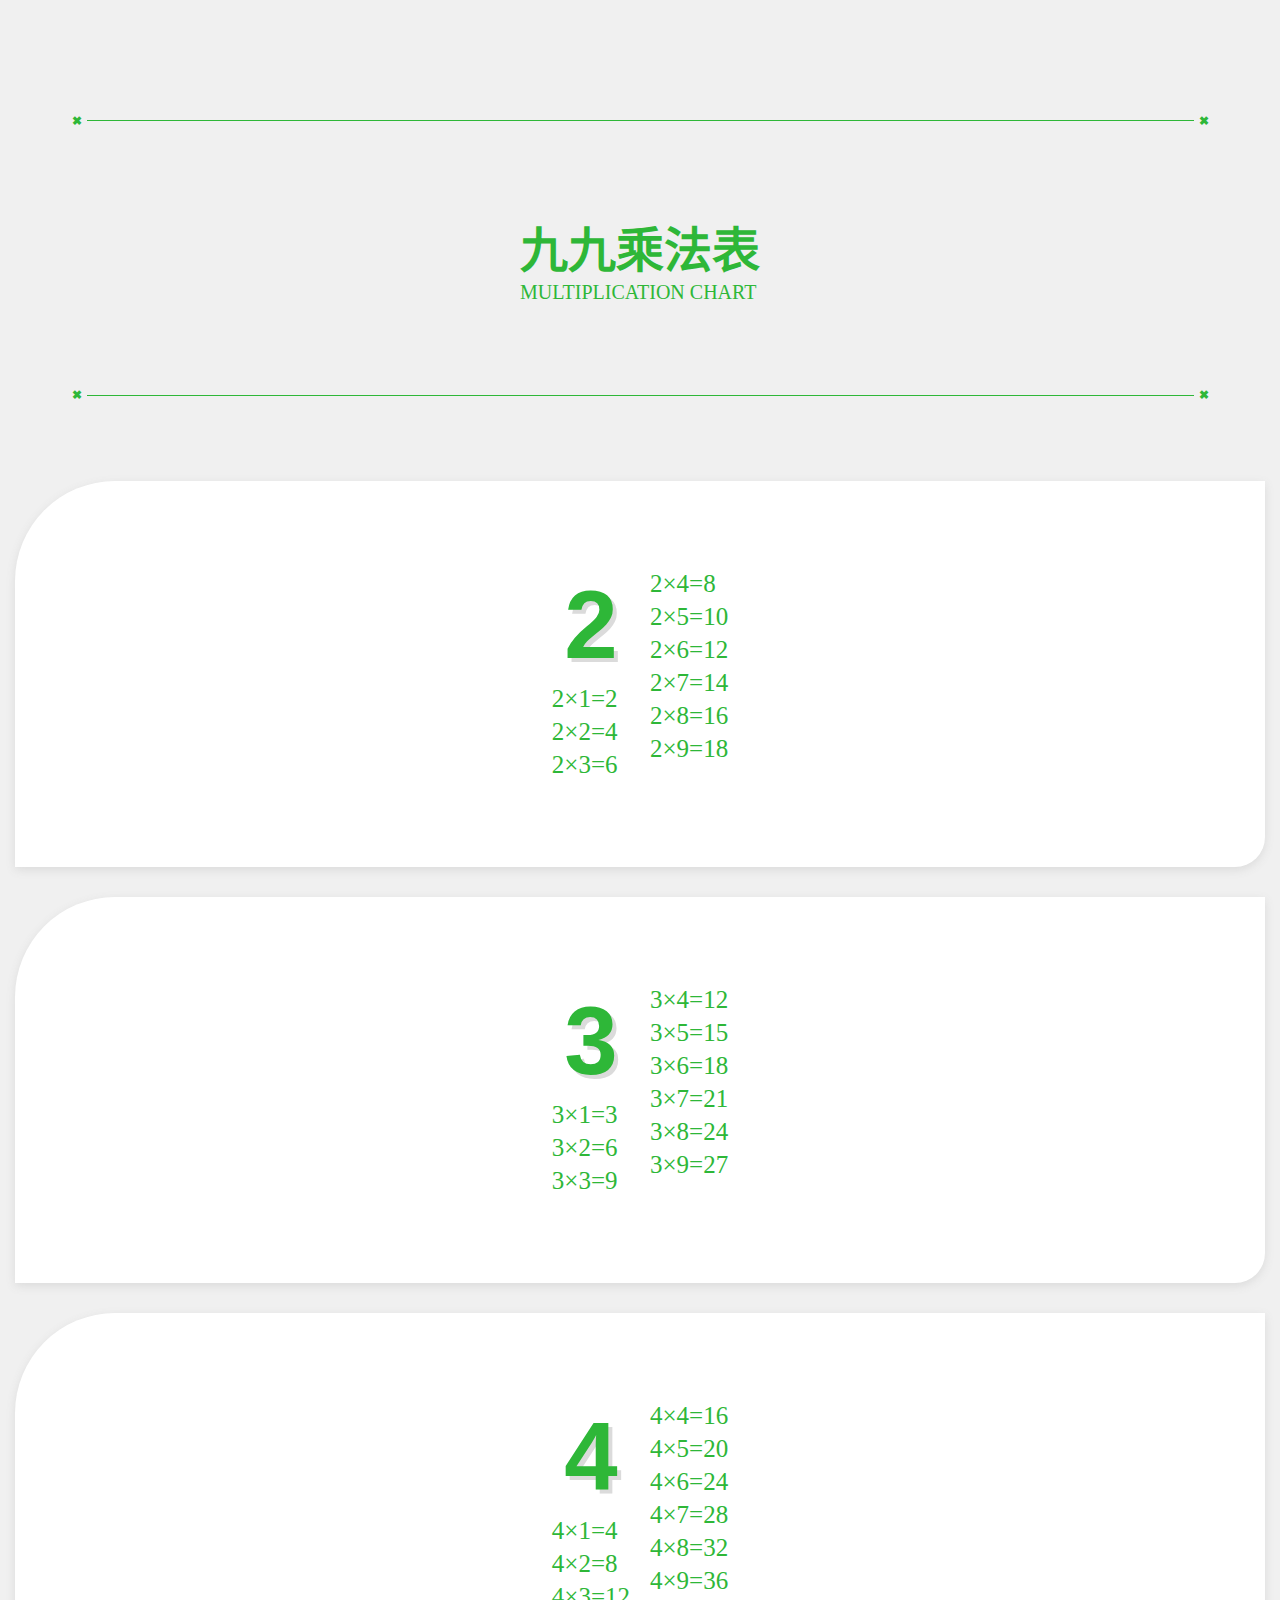
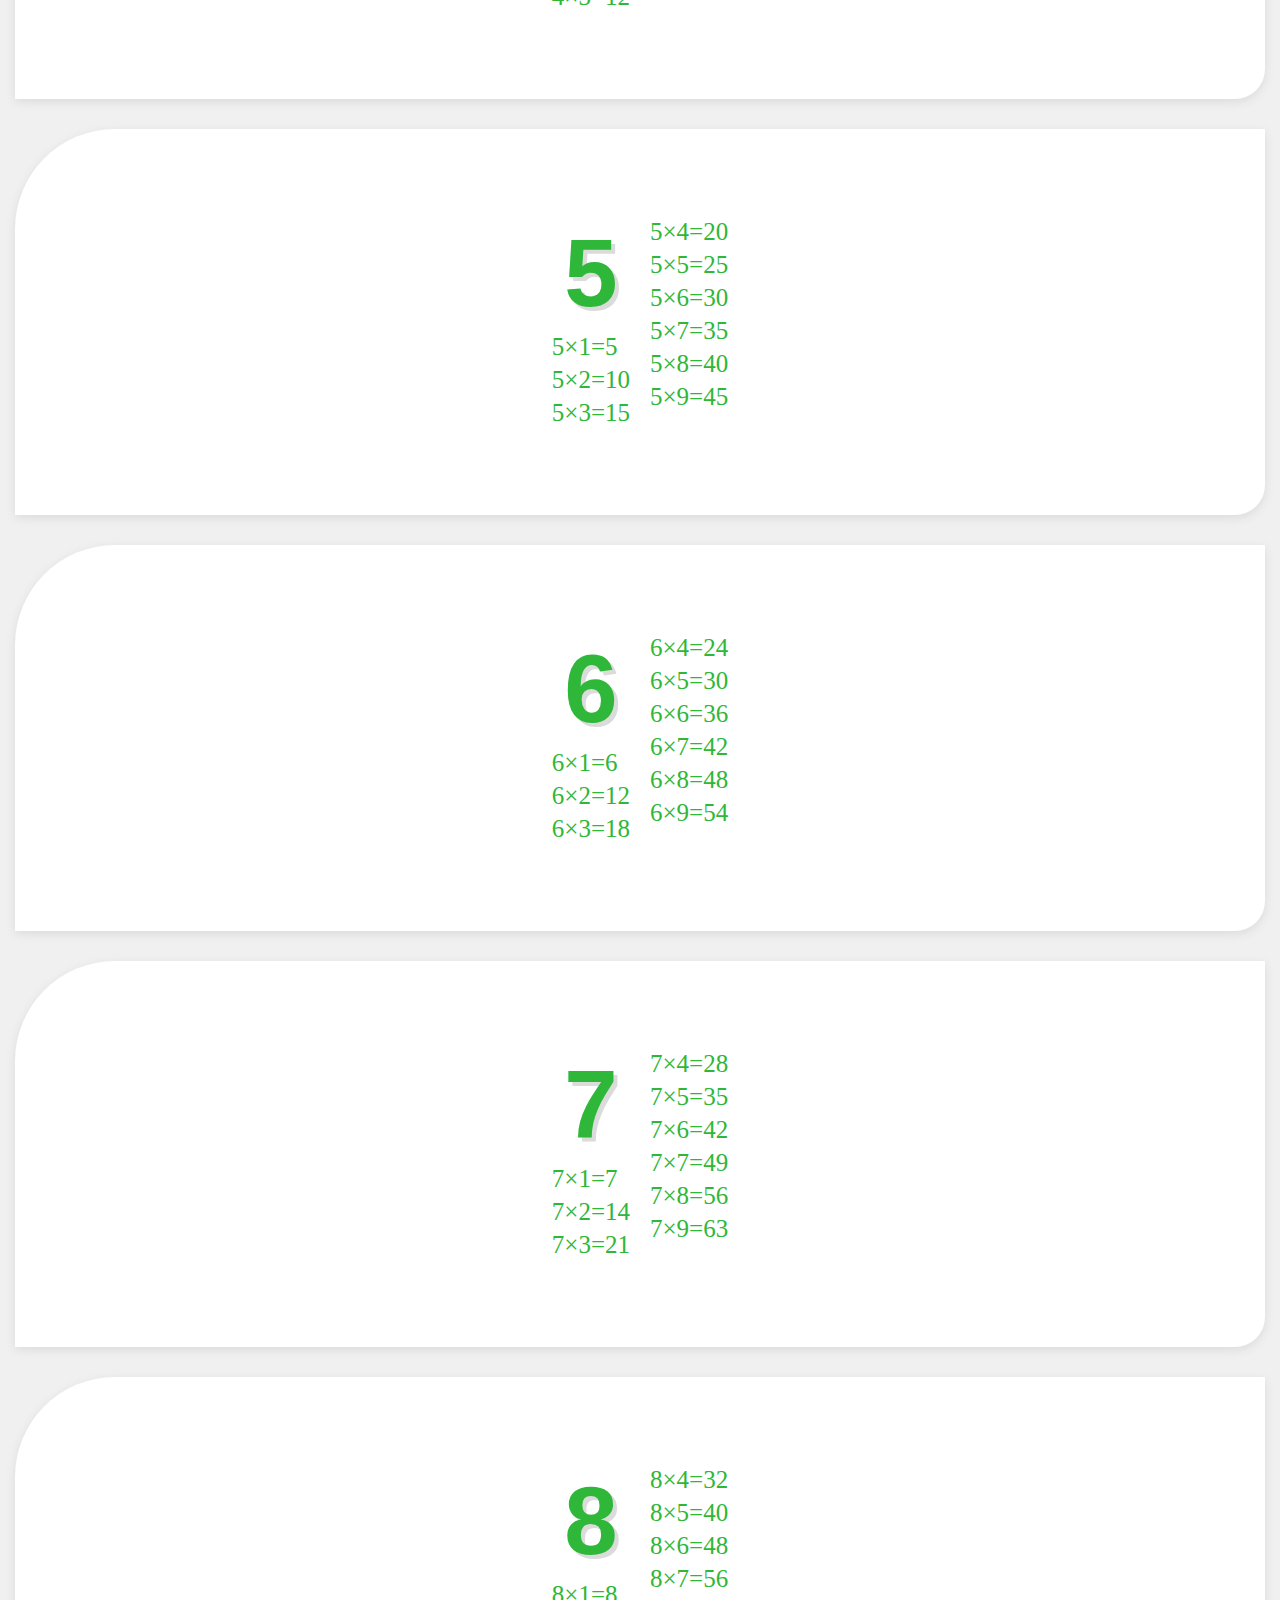
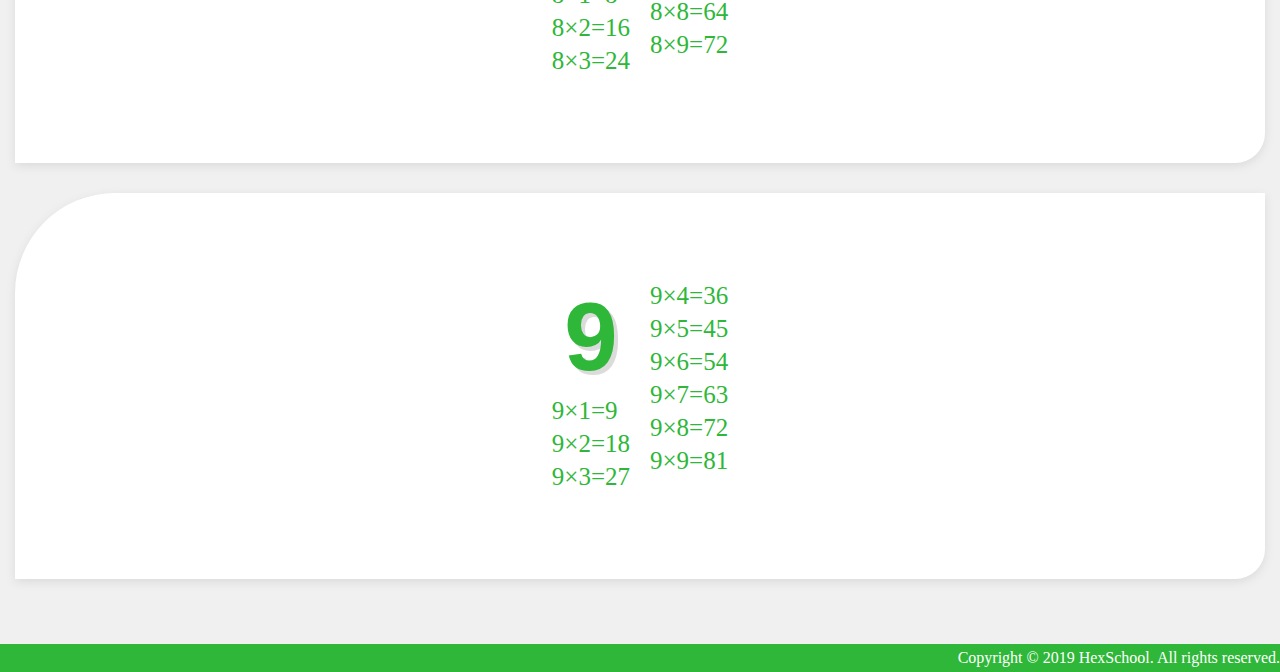
<file: 01/public/index.html>
<!DOCTYPE html>
<html lang="zh-TW">
  <head>
    <meta charset="UTF-8"/>
    <meta name="viewport" content="width=device-width, initial-scale=1.0"/>
    <meta http-equiv="X-UA-Compatible" content="ie=edge"/>
    <title>1F - 9x9 乘法表｜JavaScrip 新手地下城</title>
    <link rel="stylesheet" href="css/style.css"/>
  </head>
  <body>
    <main class="multiplyBox">
      <section class="multiplyTitle">
        <div class="hr"></div>
        <h1>
          <div class="title">九九乘法表</div>
          <div class="subTitle">MULTIPLICATION CHART</div>
        </h1>
        <div class="hr"></div>
      </section>
      <section class="multiplyItem" data-num="2" data-star="1" data-end="9"></section>
      <section class="multiplyItem" data-num="3" data-star="1" data-end="9"></section>
      <section class="multiplyItem" data-num="4" data-star="1" data-end="9"></section>
      <section class="multiplyItem" data-num="5" data-star="1" data-end="9"></section>
      <section class="multiplyItem" data-num="6" data-star="1" data-end="9"></section>
      <section class="multiplyItem" data-num="7" data-star="1" data-end="9"></section>
      <section class="multiplyItem" data-num="8" data-star="1" data-end="9"></section>
      <section class="multiplyItem" data-num="9" data-star="1" data-end="9"></section>
    </main>
    <footer>
      <div class="content">Copyright © 2019 HexSchool. All rights reserved.</div>
    </footer>
    <script src="js/index.js"></script>
  </body>
</html>
</file>
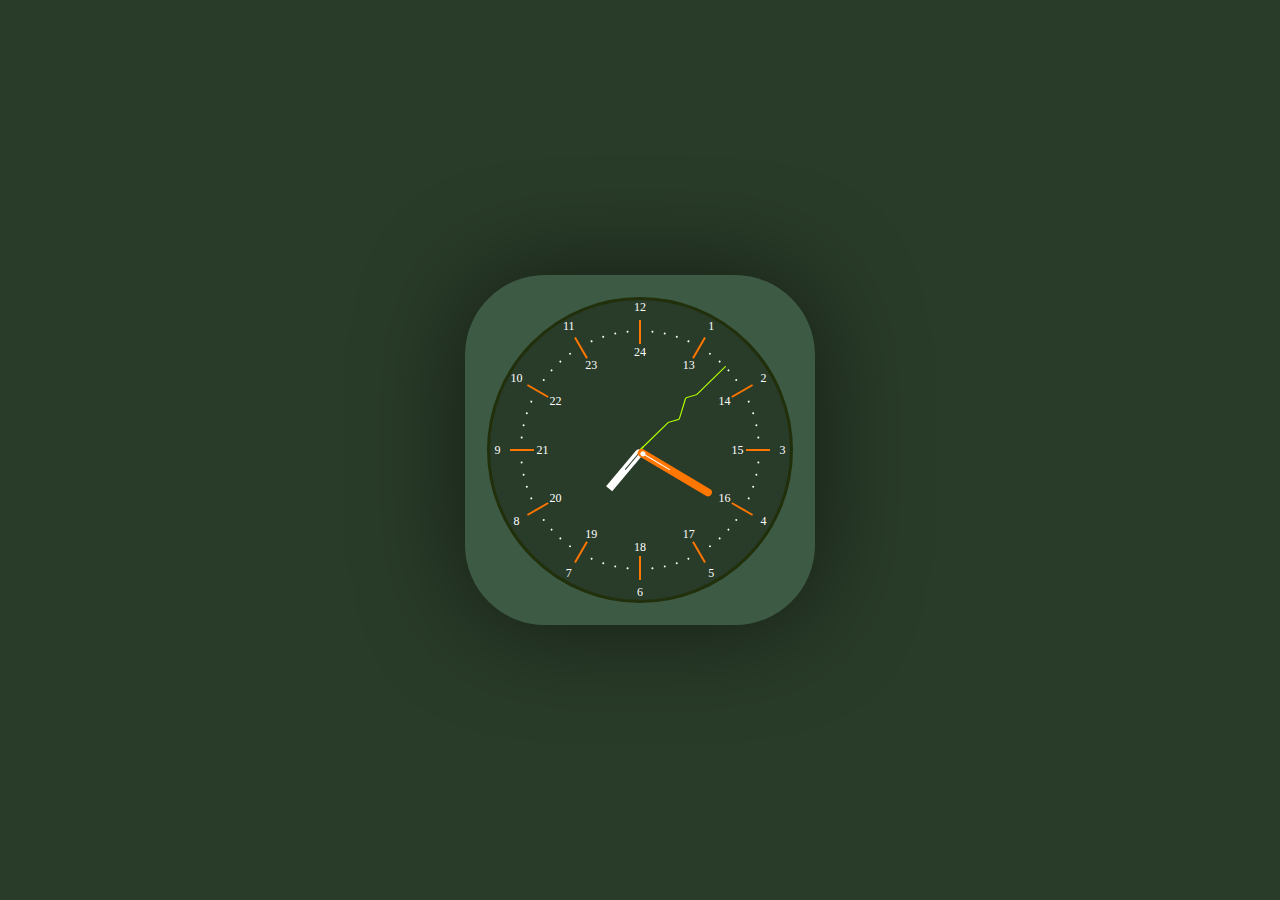
<file: 02/public/index.html>
<!DOCTYPE html>
<html lang="zh-TW">
  <head>
    <meta charset="UTF-8"/>
    <meta name="viewport" content="width=device-width, initial-scale=1.0"/>
    <meta http-equiv="X-UA-Compatible" content="ie=edge"/>
    <title>2F - 時鐘｜JavaScrip 新手地下城</title>
    <link rel="stylesheet" href="css/style.css"/>
  </head>
  <body>
    <div class="clockBody">
      <div class="clockFace">
        <div class="secHandler"></div>
        <div class="hrHandler"></div>
        <div class="minHandler"></div>
      </div>
    </div>
    <script src="js/index.js"></script>
  </body>
</html>
</file>
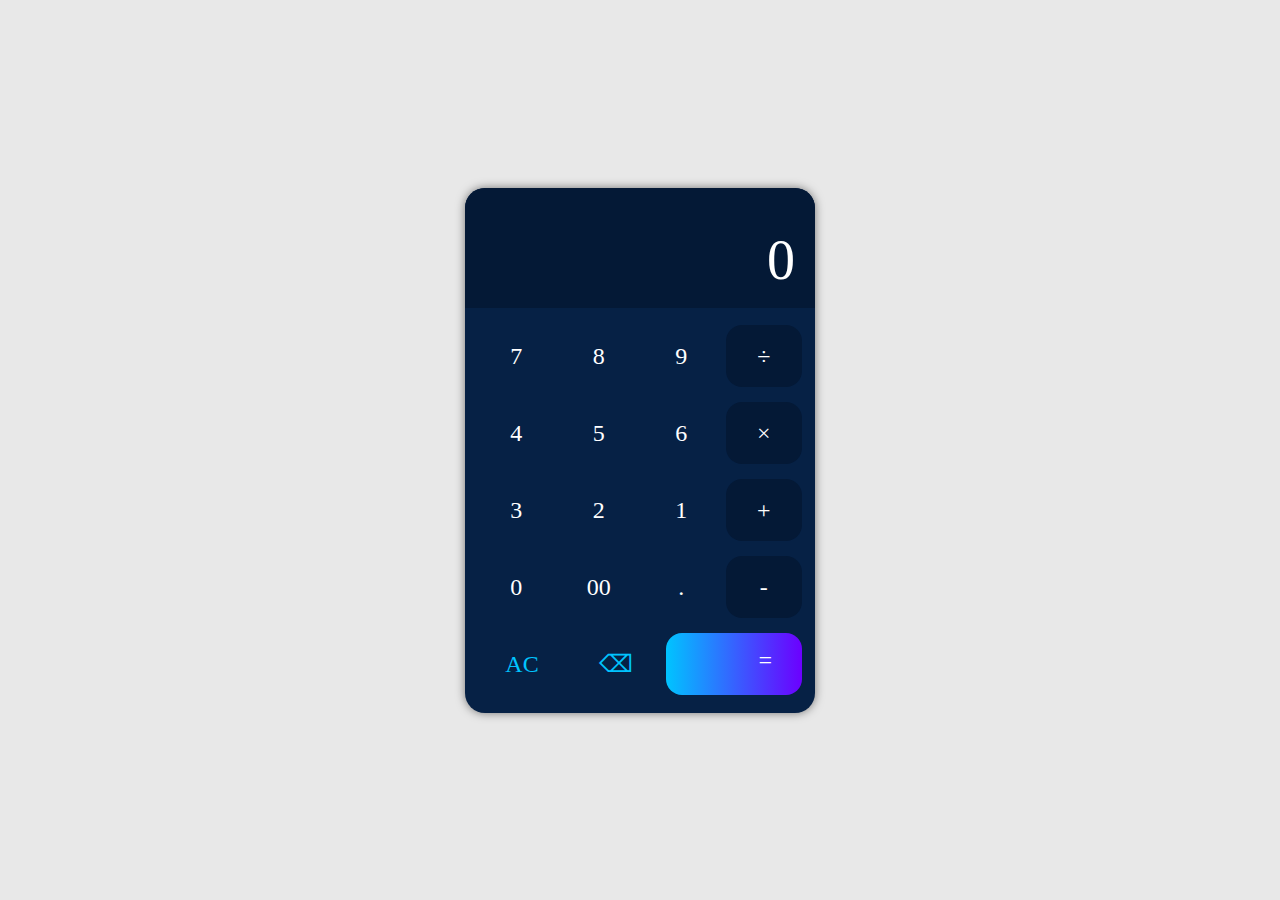
<file: 03/public/index.html>
<!DOCTYPE html>
<html lang="zh-TW">
  <head>
    <meta charset="UTF-8"/>
    <meta name="viewport" content="width=device-width, initial-scale=1.0"/>
    <meta http-equiv="X-UA-Compatible" content="ie=edge"/>
    <title>3F - 計算機｜JavaScrip 新手地下城</title>
    <link rel="stylesheet" href="css/style.css"/>
  </head>
  <body>
    <div class="calcBody">
      <div class="calcResult">
        <div class="fun"> </div>
        <div class="ans">0</div>
      </div>
      <div class="calcInput">
        <div class="calcBtn num" data-item="7">7 </div>
        <div class="calcBtn num" data-item="8">8</div>
        <div class="calcBtn num" data-item="9">9</div>
        <div class="calcBtn ope" data-item="÷">÷</div>
        <div class="calcBtn num" data-item="4">4</div>
        <div class="calcBtn num" data-item="5">5</div>
        <div class="calcBtn num" data-item="6">6</div>
        <div class="calcBtn ope" data-item="×">×</div>
        <div class="calcBtn num" data-item="3">3</div>
        <div class="calcBtn num" data-item="2">2</div>
        <div class="calcBtn num" data-item="1">1</div>
        <div class="calcBtn ope" data-item="+">+</div>
        <div class="calcBtn num" data-item="0">0</div>
        <div class="calcBtn num" data-item="00">00</div>
        <div class="calcBtn num" data-item=".">.</div>
        <div class="calcBtn ope" data-item="-">-</div>
        <div class="calcBtn ac" data-item="AC">AC</div>
        <div class="calcBtn del" data-item="del">⌫</div>
        <div class="calcBtn equal" data-item="=">=</div>
      </div>
    </div>
    <script src="js/index.js"></script>
  </body>
</html>
</file>
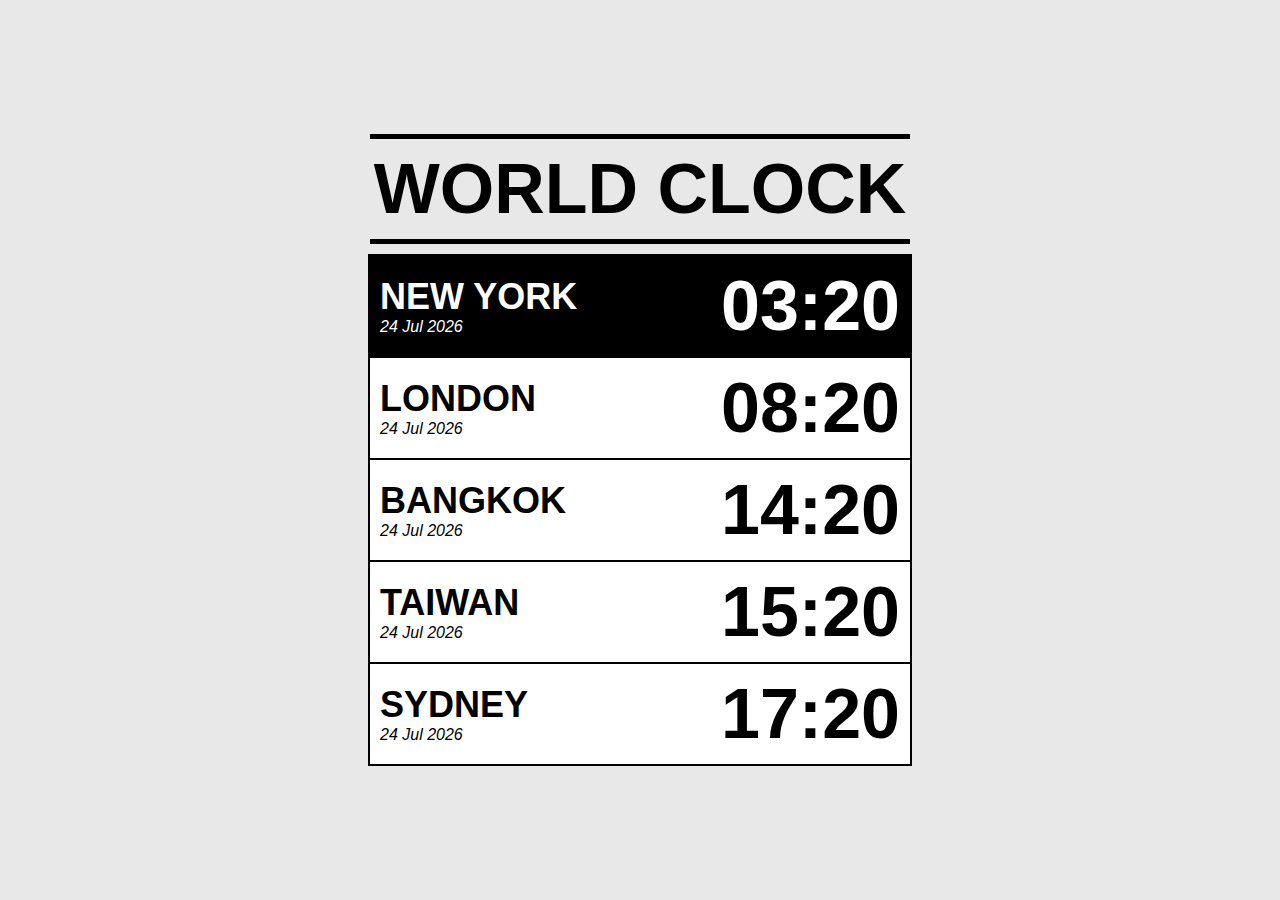
<file: 04/public/index.html>
<!DOCTYPE html>
<html lang="zh-TW">
  <head>
    <meta charset="UTF-8"/>
    <meta name="viewport" content="width=device-width, initial-scale=1.0"/>
    <meta http-equiv="X-UA-Compatible" content="ie=edge"/>
    <title>4F - 時區｜JavaScrip 新手地下城</title>
    <link rel="stylesheet" href="css/style.css"/>
  </head>
  <body>
    <div class="title">WORLD CLOCK</div>
    <div class="timeBox"></div>
    <script src="js/index.js"></script>
  </body>
</html>
</file>
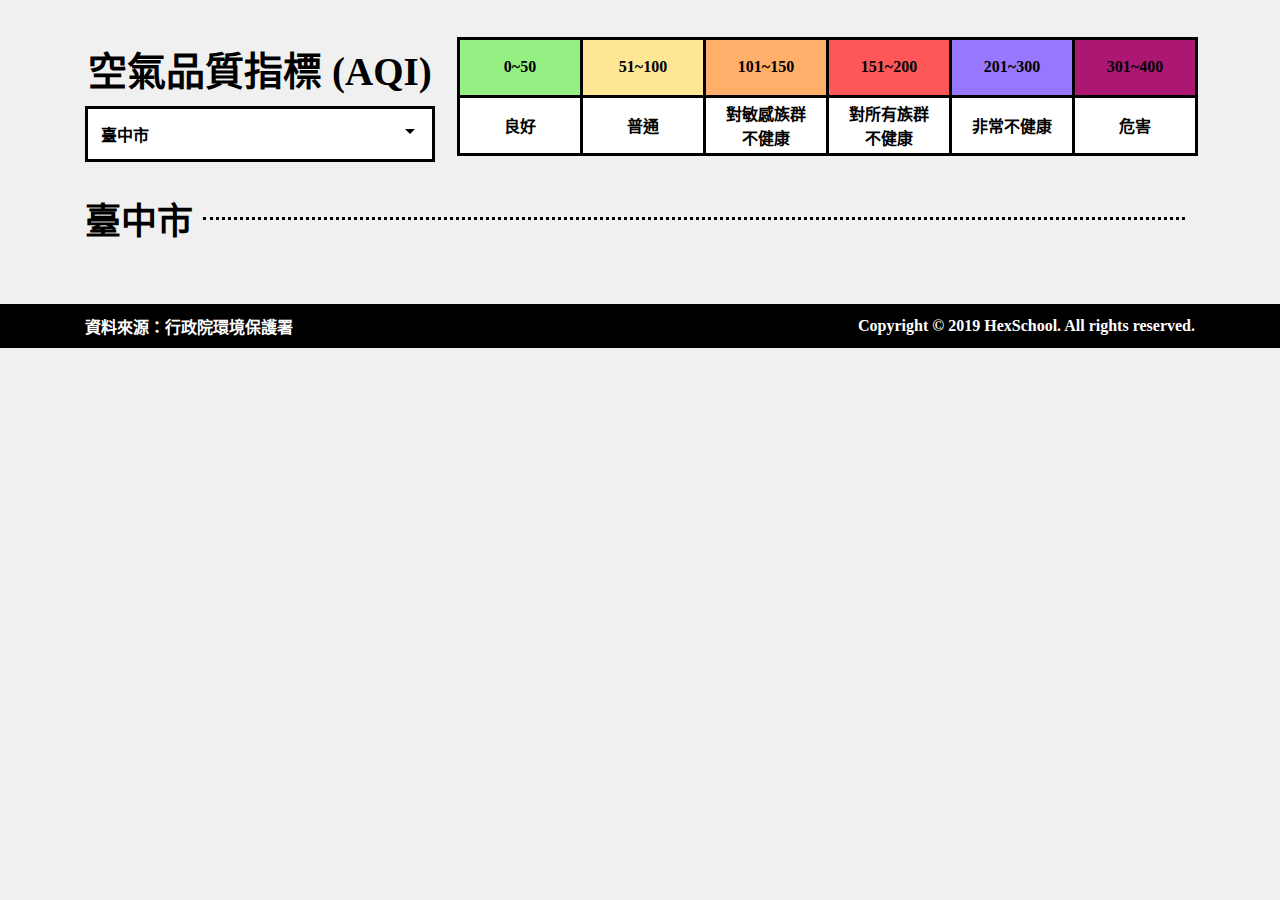
<file: 05/public/index.html>
<!DOCTYPE html>
<html lang="zh-TW">
  <head>
    <meta charset="UTF-8"/>
    <meta name="viewport" content="width=device-width, initial-scale=1.0"/>
    <meta http-equiv="X-UA-Compatible" content="ie=edge"/>
    <title>5F - 全台空氣指標儀表板｜JavaScrip 新手地下城</title>
    <link rel="stylesheet" href="css/style.css"/>
  </head>
  <body>
    <header>
      <div class="infoBox"> 
        <div class="titleBox">
          <h1>空氣品質指標 (AQI)</h1>
          <div class="county"> 
            <div class="text"></div>
            <ul class="countySelect hide"></ul>
          </div>
        </div>
        <ul class="airRangeBox"></ul>
      </div>
    </header>
    <main>
      <section class="separate">
        <div class="nowCounty"></div>
        <div class="updateTime"></div>
      </section>
      <section id="dataBox">
        <div class="detailBox">
          <ul class="allZoonBox detailType"></ul>
        </div>
        <ul class="allZoonBox"></ul>
      </section>
    </main>
    <footer>
      <div class="content"> <span class="left">資料來源：行政院環境保護署</span><span class="right">Copyright © 2019 HexSchool. All rights reserved.</span></div>
    </footer>
    <script src="js/index.js"></script>
  </body>
</html>
</file>
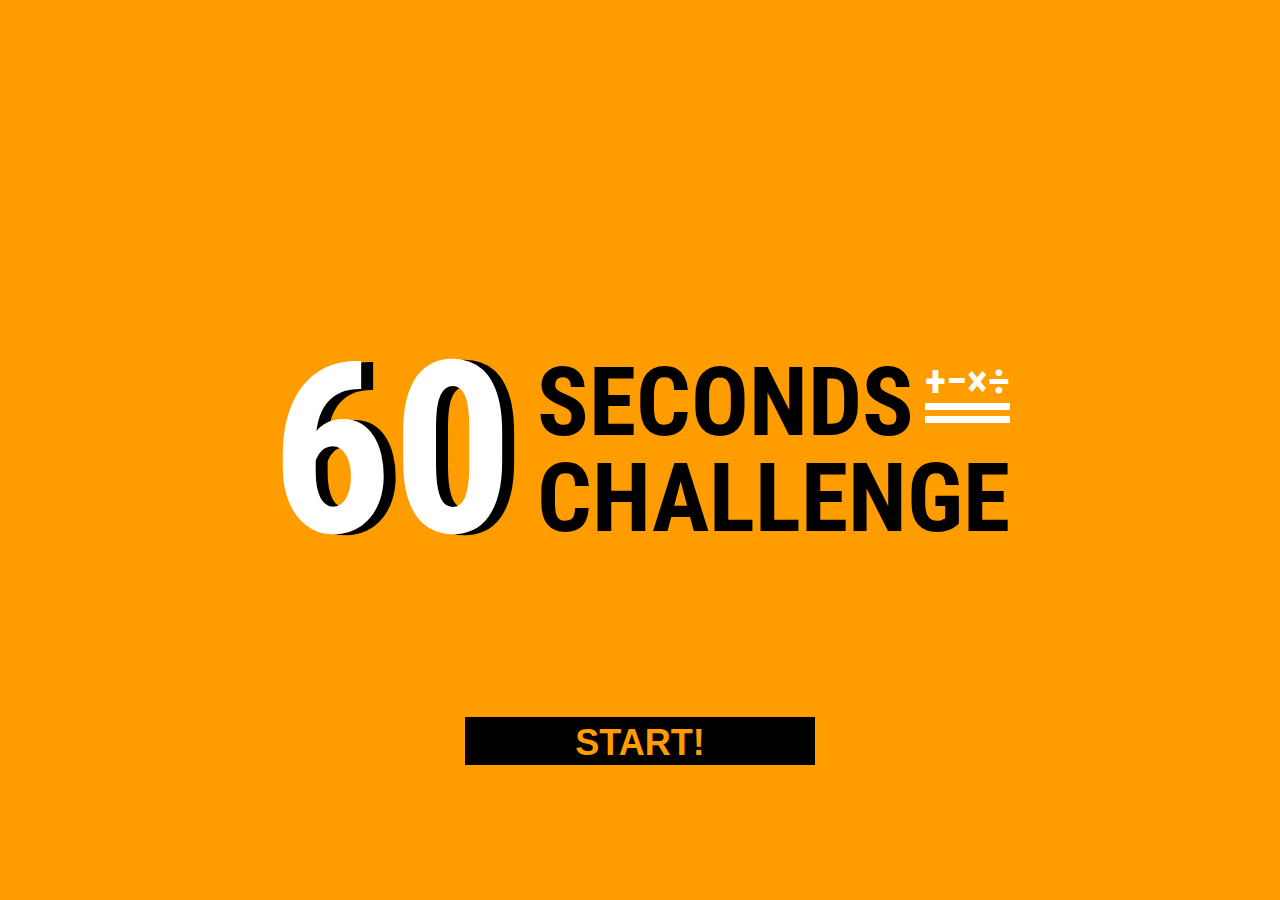
<file: 06/public/index.html>
<!DOCTYPE html>
<html lang="zh-TW">
  <head>
    <meta charset="UTF-8"/>
    <meta name="viewport" content="width=device-width, initial-scale=1.0"/>
    <meta http-equiv="X-UA-Compatible" content="ie=edge"/>
    <title>6F - 60 秒算數遊戲｜JavaScrip 新手地下城</title>
    <link href="https://fonts.googleapis.com/css?family=Roboto+Condensed:400,700" rel="stylesheet"/>
    <link rel="stylesheet" href="css/style.css"/>
  </head>
  <body>
    <section id="star">
      <div class="content">
        <h1 class="titleImg"> <span class="titleNumber">60</span><span class="titleText">SECONDS <br/>CHALLENGE<span class="titleSymbol">+−×÷</span></span></h1>
        <button type="button" name="start" data-text="try to answer more as you can">START!</button>
      </div>
    </section>
    <script src="js/index.js"></script>
  </body>
</html>
</file>
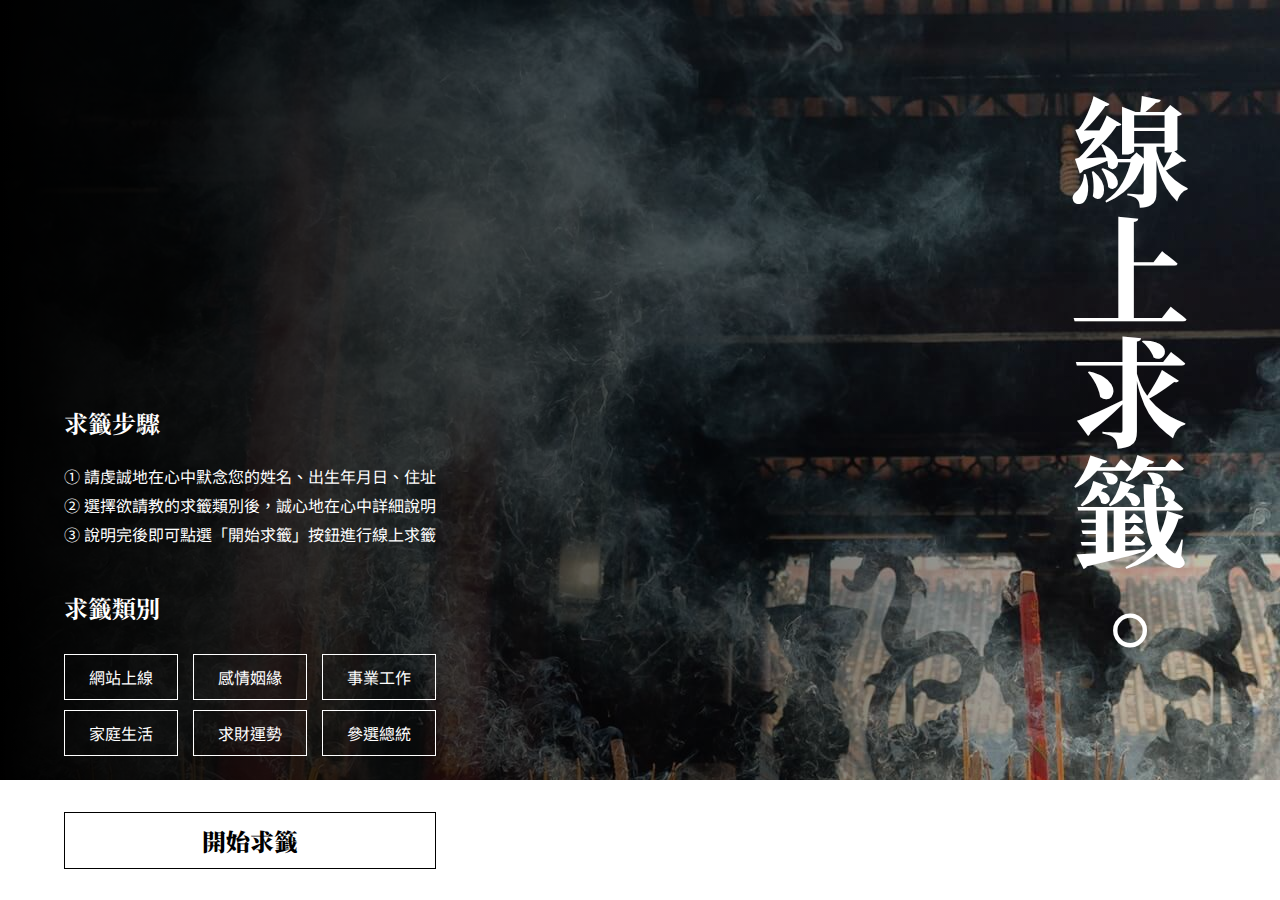
<file: 14/public/index.html>
<!DOCTYPE html>
<html lang="zh-TW">
  <head>
    <meta charset="UTF-8"/>
    <meta name="viewport" content="width=device-width, initial-scale=1.0"/>
    <meta http-equiv="X-UA-Compatible" content="ie=edge"/>
    <title>14F - 神明求籤｜JavaScrip 新手地下城</title>
    <link rel="stylesheet" href="https://fonts.googleapis.com/css?family=Noto+Serif+TC:400,900&amp;amp;subset=chinese-traditional"/>
    <link rel="stylesheet" href="https://fonts.googleapis.com/css?family=Noto+Sans+TC:400,900&amp;amp;subset=chinese-traditional"/>
    <link rel="stylesheet" href="css/style.css"/>
  </head>
  <body>
    <main>
      <section class="cover">
        <div class="container container__step1 active">
          <h1 class="title title__abs title--h120 title--lr">線上求籤。</h1>
          <section class="step">
            <h2 class="step__title title title--h24">求籤步驟</h2>
            <ul class="step__list">
              <li class="step__item">① 請虔誠地在心中默念您的姓名、出生年月日、住址</li>
              <li class="step__item">② 選擇欲請教的求籤類別後，誠心地在心中詳細說明</li>
              <li class="step__item">③ 說明完後即可點選「開始求籤」按鈕進行線上求籤</li>
            </ul>
          </section>
          <section class="select">
            <h2 class="select__title title title--h24">求籤類別</h2>
            <div class="select__list">
              <input class="select__input" id="class1" type="radio" name="class"/>
              <label class="select__label" for="class1">網站上線</label>
              <input class="select__input" id="class2" type="radio" name="class"/>
              <label class="select__label" for="class2">感情姻緣</label>
              <input class="select__input" id="class3" type="radio" name="class"/>
              <label class="select__label" for="class3">事業工作</label>
              <input class="select__input" id="class4" type="radio" name="class"/>
              <label class="select__label" for="class4">家庭生活</label>
              <input class="select__input" id="class5" type="radio" name="class"/>
              <label class="select__label" for="class5">求財運勢</label>
              <input class="select__input" id="class6" type="radio" name="class"/>
              <label class="select__label" for="class6">參選總統</label>
            </div>
          </section>
        </div>
        <div class="container container__step2">
          <div class="bg">
            <div class="bg__text bg__text--top bg__text--left">線</div>
            <div class="bg__text bg__text--top bg__text--right">上</div>
            <div class="bg__text bg__text--bottom bg__text--right">求</div>
            <div class="bg__text bg__text--bottom bg__text--left">籤</div>
            <div class="bg__line bg__line--top"></div>
            <div class="bg__line bg__line--right"></div>
            <div class="bg__line bg__line--bottom"></div>
            <div class="bg__line bg__line--left"></div>
          </div>
          <div class="content">
            <div class="sign" style="display: none">
              <div class="title title--h24 sign__index"> </div>
              <div class="title title--h240 sign__type"> </div>
              <div class="title title--h24 title sign__chineseIndex"> </div>
            </div>
            <div class="detail" style="display: none">
              <div class="detail__article">
                <div class="detail__header"></div>
                <div class="detail__content"></div>
              </div>
              <div class="detail__more">
                <div class="detail__explanation">
                  <div class="title title--h24 detail__title">聖意</div>
                  <div class="detail__text"></div>
                </div>
                <div class="detail__description">
                  <div class="title title--h24 detail__title">解曰</div>
                  <div class="detail__text"></div>
                </div>
                <button class="button button--white" name="reset">重新求籤</button>
              </div>
            </div>
          </div>
        </div>
      </section>
      <section class="end">
        <div class="container">
          <button class="button button__star button--black" name="star">開始求籤</button>
        </div>
      </section>
    </main>
    <script src="js/index.js"></script>
  </body>
</html>
</file>
<file: 01/public/css/style.css>
@charset "UTF-8";
body, h1, h2, h3, h4, h5, h6, p {
  margin: 0;
  padding: 0; }

html {
  font-family: 微軟正黑體; }

body {
  background-color: #F0F0F0;
  color: #2EB738;
  -webkit-user-select: none;
     -moz-user-select: none;
      -ms-user-select: none;
          user-select: none; }
  body .multiplyBox {
    width: 100%;
    max-width: 1280px;
    padding: 50px 0;
    margin: 0 auto;
    display: -webkit-box;
    display: -ms-flexbox;
    display: flex;
    -webkit-box-pack: center;
        -ms-flex-pack: center;
            justify-content: center;
    -webkit-box-align: center;
        -ms-flex-align: center;
            align-items: center;
    -ms-flex-wrap: wrap;
        flex-wrap: wrap;
    -ms-flex-pack: distribute;
        justify-content: space-around; }
    body .multiplyBox .multiplyTitle, body .multiplyBox .multiplyItem {
      -webkit-box-flex: 1;
          -ms-flex-positive: 1;
              flex-grow: 1;
      -ms-flex-negative: 1;
          flex-shrink: 1;
      -ms-flex-preferred-size: calc(33.3% - 60px);
          flex-basis: calc(33.3% - 60px);
      height: 366px;
      margin: 15px;
      padding: 10px; }
      @media (max-width: 1280px) {
        body .multiplyBox .multiplyTitle, body .multiplyBox .multiplyItem {
          -ms-flex-preferred-size: calc(50% - 20px);
              flex-basis: calc(50% - 20px); } }
      @media (max-width: 768px) {
        body .multiplyBox .multiplyTitle, body .multiplyBox .multiplyItem {
          -ms-flex-preferred-size: 100%;
              flex-basis: 100%; } }
    body .multiplyBox .multiplyTitle {
      display: -webkit-box;
      display: -ms-flexbox;
      display: flex;
      -webkit-box-pack: center;
          -ms-flex-pack: center;
              justify-content: center;
      -webkit-box-align: center;
          -ms-flex-align: center;
              align-items: center;
      -ms-flex-wrap: wrap;
          flex-wrap: wrap; }
      body .multiplyBox .multiplyTitle .title {
        font-size: 48px;
        font-weight: blod; }
      body .multiplyBox .multiplyTitle .subTitle {
        font-size: 20px;
        font-weight: normal; }
      body .multiplyBox .multiplyTitle .hr {
        position: relative;
        width: 90%;
        height: 1px;
        background-color: #2EB738; }
        body .multiplyBox .multiplyTitle .hr:before, body .multiplyBox .multiplyTitle .hr:after {
          content: "✖";
          position: absolute;
          top: 50%;
          -webkit-transform: translateY(-50%);
              -ms-transform: translateY(-50%);
                  transform: translateY(-50%);
          font-size: 12px;
          font-weight: bold; }
        body .multiplyBox .multiplyTitle .hr:before {
          left: -15px; }
        body .multiplyBox .multiplyTitle .hr:after {
          right: -15px; }
  body .multiplyItem {
    background-color: white;
    border-radius: 100px 0  30px 0;
    -webkit-box-shadow: 0 3px 10px #DBDBDB;
            box-shadow: 0 3px 10px #DBDBDB;
    overflow: hidden;
    display: -webkit-box;
    display: -ms-flexbox;
    display: flex;
    -webkit-box-pack: center;
        -ms-flex-pack: center;
            justify-content: center;
    -webkit-box-align: center;
        -ms-flex-align: center;
            align-items: center;
    -ms-flex-wrap: wrap;
        flex-wrap: wrap; }
    body .multiplyItem:hover {
      -webkit-box-shadow: 0 3px 10px rgba(0, 0, 0, 0.2);
              box-shadow: 0 3px 10px rgba(0, 0, 0, 0.2); }
    body .multiplyItem .itemBox {
      -ms-flex-preferred-size: 70%;
          flex-basis: 70%;
      -webkit-box-flex: 0;
          -ms-flex-positive: 0;
              flex-grow: 0;
      -ms-flex-negative: 1;
          flex-shrink: 1;
      -webkit-column-count: 2;
              column-count: 2;
      -webkit-column-gap: 20px;
              column-gap: 20px;
      -webkit-column-fill: balance;
              column-fill: balance; }
      @media (max-width: 1280px) {
        body .multiplyItem .itemBox {
          -ms-flex-preferred-size: auto;
              flex-basis: auto; } }
      body .multiplyItem .itemBox h2 {
        width: 100%;
        font-family: Arial;
        font-size: 96px;
        text-align: center;
        text-shadow: 4px 4px 0 #DBDBDB; }
      body .multiplyItem .itemBox .listItem {
        width: 100%;
        font-size: 25px;
        margin: 5px auto; }
  body footer {
    background-color: #2EB738;
    color: white; }
    body footer .content {
      padding: 5px 0;
      max-width: 1280px;
      margin: 0 auto;
      font-size: 16px;
      text-align: right; }
</file>
<file: 02/public/css/style.css>
@charset "UTF-8";
body, h1, h2, h3, h4, h5, h6, p {
  margin: 0;
  padding: 0; }

html {
  font-family: 微軟正黑體; }

body {
  height: 100vh;
  background-color: #293B29;
  display: -webkit-box;
  display: -ms-flexbox;
  display: flex;
  -webkit-box-pack: center;
      -ms-flex-pack: center;
          justify-content: center;
  -webkit-box-align: center;
      -ms-flex-align: center;
          align-items: center;
  -ms-flex-wrap: wrap;
      flex-wrap: wrap; }
  body .clockBody {
    width: 350px;
    height: 350px;
    background-color: #3d5a45;
    border-radius: 80px;
    -webkit-box-shadow: 0 0 100px rgba(0, 0, 0, 0.5);
            box-shadow: 0 0 100px rgba(0, 0, 0, 0.5);
    display: -webkit-box;
    display: -ms-flexbox;
    display: flex;
    -webkit-box-pack: center;
        -ms-flex-pack: center;
            justify-content: center;
    -webkit-box-align: center;
        -ms-flex-align: center;
            align-items: center;
    -ms-flex-wrap: wrap;
        flex-wrap: wrap; }
    body .clockBody .clockFace {
      width: 300px;
      height: 300px;
      position: relative;
      border-radius: 50%;
      background-color: #293B29;
      border: 3px solid #212f0b; }
      body .clockBody .clockFace .line, body .clockBody .clockFace .point {
        position: absolute;
        left: 50%; }
      body .clockBody .clockFace .line {
        top: 20px;
        width: 2px;
        height: 24px;
        background-color: #ff7600;
        -webkit-transform-origin: center 130px;
            -ms-transform-origin: center 130px;
                transform-origin: center 130px; }
      body .clockBody .clockFace .point {
        width: 2px;
        height: 2px;
        top: 30px;
        border-radius: 50%;
        background-color: white;
        -webkit-transform-origin: center 120px;
            -ms-transform-origin: center 120px;
                transform-origin: center 120px; }
      body .clockBody .clockFace .amNum, body .clockBody .clockFace .pmNum {
        position: absolute;
        left: 50%;
        font-size: 12px;
        color: white;
        -webkit-user-select: none;
           -moz-user-select: none;
            -ms-user-select: none;
                user-select: none; }
        body .clockBody .clockFace .amNum span, body .clockBody .clockFace .pmNum span {
          display: block;
          position: relative; }
      body .clockBody .clockFace .amNum {
        top: 0px;
        -webkit-transform-origin: center 150px;
            -ms-transform-origin: center 150px;
                transform-origin: center 150px; }
      body .clockBody .clockFace .pmNum {
        top: 45px;
        -webkit-transform-origin: center 105px;
            -ms-transform-origin: center 105px;
                transform-origin: center 105px; }
      body .clockBody .clockFace .minHandler, body .clockBody .clockFace .hrHandler, body .clockBody .clockFace .secHandler {
        position: absolute;
        top: 50%;
        left: 50%;
        -webkit-transform: translateX(-50%);
            -ms-transform: translateX(-50%);
                transform: translateX(-50%);
        z-index: 1; }
        body .clockBody .clockFace .minHandler:after, body .clockBody .clockFace .minHandler:before, body .clockBody .clockFace .hrHandler:after, body .clockBody .clockFace .hrHandler:before, body .clockBody .clockFace .secHandler:after, body .clockBody .clockFace .secHandler:before {
          content: "";
          position: absolute;
          left: 50%;
          -webkit-transform: translateX(-50%);
              -ms-transform: translateX(-50%);
                  transform: translateX(-50%); }
      body .clockBody .clockFace .minHandler {
        width: 8px;
        height: 85px;
        background-color: #ff7600;
        border-radius: 10px;
        -webkit-transform-origin: center 2px;
            -ms-transform-origin: center 2px;
                transform-origin: center 2px; }
        body .clockBody .clockFace .minHandler:after, body .clockBody .clockFace .minHandler:before {
          width: 1px;
          height: 40%;
          top: 2.5px;
          background-color: white; }
        body .clockBody .clockFace .minHandler:before {
          width: 5px;
          height: 5px;
          border-radius: 50%; }
      body .clockBody .clockFace .hrHandler {
        width: 8px;
        height: 50px;
        background-color: white;
        -webkit-transform-origin: center 2px;
            -ms-transform-origin: center 2px;
                transform-origin: center 2px;
        border-radius: 10px 10px 0 0; }
        body .clockBody .clockFace .hrHandler:after {
          width: 1px;
          height: 40%;
          top: 5px;
          background-color: #293B29; }
      body .clockBody .clockFace .secHandler {
        width: 12px;
        height: 120px;
        background-color: #b1ff00;
        -webkit-clip-path: polygon(45% 0%, 55% 0%, 55% 33%, 10% 41.25%, 100% 57.5%, 55% 66%, 55% 100%, 45% 100%, 45% 66%, 90% 57.75%, 0% 41.25%, 45% 33%);
                clip-path: polygon(45% 0%, 55% 0%, 55% 33%, 10% 41.25%, 100% 57.5%, 55% 66%, 55% 100%, 45% 100%, 45% 66%, 90% 57.75%, 0% 41.25%, 45% 33%);
        -webkit-transform-origin: center 0;
            -ms-transform-origin: center 0;
                transform-origin: center 0; }
        body .clockBody .clockFace .secHandler:after {
          width: 5px;
          height: 5px;
          border-radius: 50%;
          background-color: #b1ff00; }
</file>
<file: 03/public/css/style.css>
@charset "UTF-8";
body, h1, h2, h3, h4, h5, h6, p {
  margin: 0;
  padding: 0; }

html {
  font-family: 微軟正黑體; }

body {
  display: -webkit-box;
  display: -ms-flexbox;
  display: flex;
  -webkit-box-pack: center;
      -ms-flex-pack: center;
          justify-content: center;
  -webkit-box-align: center;
      -ms-flex-align: center;
          align-items: center;
  -ms-flex-wrap: wrap;
      flex-wrap: wrap;
  min-height: 100vh;
  background-color: #e8e8e8; }

.calcBody {
  width: 350px;
  height: 525px;
  margin: 0 auto;
  background-color: #062145;
  border-radius: 20px;
  color: white;
  overflow: hidden;
  -webkit-box-shadow: 0 0 10px rgba(0, 0, 0, 0.5);
          box-shadow: 0 0 10px rgba(0, 0, 0, 0.5); }
  .calcBody .calcResult {
    height: 120px;
    background-color: #041936;
    padding: 20px;
    text-align: right;
    -webkit-box-sizing: border-box;
            box-sizing: border-box; }
    .calcBody .calcResult .fun {
      font-size: 16px;
      color: #00C4FF;
      height: 20px; }
    .calcBody .calcResult .ans {
      width: 100%;
      font-size: 56px;
      overflow-x: auto;
      -webkit-overflow-style: none; }
      .calcBody .calcResult .ans::-webkit-scrollbar {
        background-color: transparent;
        height: 5px; }
      .calcBody .calcResult .ans::-webkit-scrollbar-thumb {
        height: 5px;
        background-color: rgba(0, 196, 255, 0.5);
        border-radius: 50px; }
      .calcBody .calcResult .ans::-webkit-scrollbar-track {
        background-color: rgba(0, 196, 255, 0.2); }
  .calcBody .calcInput {
    display: -webkit-box;
    display: -ms-flexbox;
    display: flex;
    -webkit-box-pack: center;
        -ms-flex-pack: center;
            justify-content: center;
    -webkit-box-align: center;
        -ms-flex-align: center;
            align-items: center;
    -ms-flex-wrap: wrap;
        flex-wrap: wrap;
    padding: 10px;
    height: 405px;
    -webkit-box-sizing: border-box;
            box-sizing: border-box; }
    .calcBody .calcInput .calcBtn {
      -ms-flex-preferred-size: 70px;
          flex-basis: 70px;
      -webkit-box-flex: 1;
          -ms-flex-positive: 1;
              flex-grow: 1;
      -ms-flex-negative: 0;
          flex-shrink: 0;
      font-size: 24px;
      margin: 3px;
      height: 62px;
      -webkit-user-select: none;
         -moz-user-select: none;
          -ms-user-select: none;
              user-select: none;
      cursor: pointer;
      -webkit-box-sizing: border-box;
              box-sizing: border-box;
      display: -webkit-box;
      display: -ms-flexbox;
      display: flex;
      -webkit-box-pack: center;
          -ms-flex-pack: center;
              justify-content: center;
      -webkit-box-align: center;
          -ms-flex-align: center;
              align-items: center;
      -ms-flex-wrap: wrap;
          flex-wrap: wrap; }
      .calcBody .calcInput .calcBtn.ope {
        padding: 10px;
        background-color: #041936;
        border-radius: 16px; }
      .calcBody .calcInput .calcBtn.ac, .calcBody .calcInput .calcBtn.del {
        color: #00C4FF; }
      .calcBody .calcInput .calcBtn.equal {
        background-image: -webkit-gradient(linear, left top, right top, from(#00c4ff), to(#6c00ff));
        background-image: -o-linear-gradient(left, #00c4ff, #6c00ff);
        background-image: linear-gradient(to right, #00c4ff, #6c00ff);
        -ms-flex-preferred-size: 100px;
            flex-basis: 100px;
        -webkit-box-flex: 2;
            -ms-flex-positive: 2;
                flex-grow: 2;
        border-radius: 16px;
        overflow: hidden;
        display: block;
        text-align: right;
        padding-top: 14px;
        padding-right: 30px; }
</file>
<file: 04/public/css/style.css>
body, h1, h2, h3, h4, h5, h6, p {
  margin: 0;
  padding: 0; }

body {
  font-family: 'Open Sans', sans-serif;
  display: -webkit-box;
  display: -ms-flexbox;
  display: flex;
  -webkit-box-pack: center;
      -ms-flex-pack: center;
          justify-content: center;
  -webkit-box-align: center;
      -ms-flex-align: center;
          align-items: center;
  -ms-flex-wrap: wrap;
      flex-wrap: wrap;
  -webkit-box-orient: vertical;
  -webkit-box-direction: normal;
      -ms-flex-direction: column;
          flex-direction: column;
  min-height: 100vh;
  background-color: #e8e8e8;
  -webkit-user-select: none;
     -moz-user-select: none;
      -ms-user-select: none;
          user-select: none; }
  @media (max-width: 600px) {
    body {
      padding: 10px; } }
  body .title {
    font-size: 70px;
    font-weight: bold;
    width: 100%;
    max-width: 540px;
    text-align: center;
    padding: 10px 0;
    border-top: 5px solid black;
    border-bottom: 5px solid black; }
    @media (max-width: 600px) {
      body .title {
        font-size: 50px; } }
    @media (max-width: 480px) {
      body .title {
        font-size: 42px; } }
  body .timeBox {
    width: 100%;
    max-width: 540px;
    background-color: white;
    border: 2px solid black;
    margin-top: 10px; }
    body .timeBox .countryBox {
      border-top: 2px solid black;
      display: -webkit-box;
      display: -ms-flexbox;
      display: flex;
      -webkit-box-pack: justify;
          -ms-flex-pack: justify;
              justify-content: space-between;
      -webkit-box-align: center;
          -ms-flex-align: center;
              align-items: center;
      padding: 10px; }
      body .timeBox .countryBox:first-child {
        border: none; }
      body .timeBox .countryBox.pm {
        background-color: black;
        color: white; }
    body .timeBox .countryName {
      font-weight: bold;
      font-size: 36px; }
      @media (max-width: 600px) {
        body .timeBox .countryName {
          font-size: 24px; } }
    body .timeBox .countryTime {
      font-weight: bold;
      font-size: 70px; }
      @media (max-width: 600px) {
        body .timeBox .countryTime {
          font-size: 36px; } }
    body .timeBox .countryDate {
      font-style: italic; }
</file>
<file: 05/public/css/style.css>
@charset "UTF-8";
body, h1, h2, h3, h4, h5, h6, p {
  margin: 0;
  padding: 0; }

ul {
  padding: 0;
  margin: 0;
  list-style: none; }

body {
  font-family: 微軟正黑體;
  background-color: #F0F0F0;
  font-weight: bold;
  -webkit-user-select: none;
     -moz-user-select: none;
      -ms-user-select: none;
          user-select: none; }

header, main, .content {
  width: 100%;
  max-width: 1110px;
  margin: 30px auto; }

header .infoBox {
  display: -webkit-box;
  display: -ms-flexbox;
  display: flex;
  -webkit-box-pack: center;
      -ms-flex-pack: center;
          justify-content: center;
  -webkit-box-align: center;
      -ms-flex-align: center;
          align-items: center;
  -ms-flex-wrap: wrap;
      flex-wrap: wrap;
  -webkit-box-pack: justify;
      -ms-flex-pack: justify;
          justify-content: space-between; }
  @media (max-width: 1160px) {
    header .infoBox {
      -webkit-box-orient: vertical;
      -webkit-box-direction: normal;
          -ms-flex-direction: column;
              flex-direction: column; } }
  header .infoBox .titleBox {
    -ms-flex-preferred-size: 350px;
        flex-basis: 350px; }
    @media (max-width: 1160px) {
      header .infoBox .titleBox {
        -ms-flex-preferred-size: auto;
            flex-basis: auto; } }
    header .infoBox .titleBox h1 {
      margin: 10px 0;
      font-size: 39px;
      text-align: center; }
    header .infoBox .titleBox .county {
      position: relative;
      cursor: pointer; }
      header .infoBox .titleBox .county:after {
        content: "";
        position: absolute;
        top: 50%;
        right: 20px;
        -webkit-transform: translateY(-50%);
            -ms-transform: translateY(-50%);
                transform: translateY(-50%);
        width: 0;
        height: 0;
        border-top: 5px solid black;
        border-right: 5px solid transparent;
        border-bottom: 5px solid transparent;
        border-left: 5px solid transparent; }
      header .infoBox .titleBox .county .text {
        width: 100%;
        min-width: 350px;
        background-color: white;
        padding: 13px;
        -webkit-box-sizing: border-box;
                box-sizing: border-box;
        border: 3px solid black; }
      header .infoBox .titleBox .county ul.countySelect {
        position: absolute;
        top: calc(100% - 3px);
        left: 0;
        width: 100%;
        max-height: 300px;
        overflow: auto;
        border: 3px solid black;
        -webkit-box-sizing: border-box;
                box-sizing: border-box;
        -webkit-transition: 0.2s;
        -o-transition: 0.2s;
        transition: 0.2s; }
        header .infoBox .titleBox .county ul.countySelect::-webkit-scrollbar {
          background-color: transparent;
          width: 8px; }
        header .infoBox .titleBox .county ul.countySelect::-webkit-scrollbar-thumb {
          width: 8px;
          background-color: #FFAF6A;
          border-radius: 50px; }
        header .infoBox .titleBox .county ul.countySelect::-webkit-scrollbar-track {
          background-color: white; }
        header .infoBox .titleBox .county ul.countySelect.hide {
          visibility: hidden;
          max-height: 0px; }
        header .infoBox .titleBox .county ul.countySelect li.option {
          padding: 13px;
          background-color: white; }
          header .infoBox .titleBox .county ul.countySelect li.option:hover {
            background-color: #F0F0F0; }
  header .infoBox ul.airRangeBox {
    display: -webkit-box;
    display: -ms-flexbox;
    display: flex;
    -webkit-box-pack: center;
        -ms-flex-pack: center;
            justify-content: center;
    -webkit-box-align: center;
        -ms-flex-align: center;
            align-items: center;
    -ms-flex-wrap: wrap;
        flex-wrap: wrap; }
    @media (max-width: 1160px) {
      header .infoBox ul.airRangeBox {
        margin-top: 20px; } }
    header .infoBox ul.airRangeBox li {
      text-align: center;
      width: 120px;
      border: 3px solid black;
      margin-right: -3px; }
      @media (max-width: 768px) {
        header .infoBox ul.airRangeBox li {
          -ms-flex-preferred-size: 30%;
              flex-basis: 30%;
          margin-top: -3px; } }
      header .infoBox ul.airRangeBox li .airRangeNum, header .infoBox ul.airRangeBox li .airRangeText {
        display: -webkit-box;
        display: -ms-flexbox;
        display: flex;
        -webkit-box-pack: center;
            -ms-flex-pack: center;
                justify-content: center;
        -webkit-box-align: center;
            -ms-flex-align: center;
                align-items: center;
        -ms-flex-wrap: wrap;
            flex-wrap: wrap;
        height: 55px;
        padding: 0 15px; }
      header .infoBox ul.airRangeBox li .airRangeNum {
        border-bottom: 3px solid black; }
        header .infoBox ul.airRangeBox li .airRangeNum.good {
          background-color: #95F084; }
        header .infoBox ul.airRangeBox li .airRangeNum.moderate {
          background-color: #FFE695; }
        header .infoBox ul.airRangeBox li .airRangeNum.unhealthyForSensitiveGroups {
          background-color: #FFAF6A; }
        header .infoBox ul.airRangeBox li .airRangeNum.unhealthy {
          background-color: #FF5757; }
        header .infoBox ul.airRangeBox li .airRangeNum.veryUnhealthy {
          background-color: #9777FF; }
        header .infoBox ul.airRangeBox li .airRangeNum.hazardous {
          background-color: #AD1774; }
        header .infoBox ul.airRangeBox li .airRangeNum.noneData {
          background-color: #cfcfcf;
          color: white; }
      header .infoBox ul.airRangeBox li .airRangeText {
        background-color: white; }

main section.separate {
  display: -webkit-box;
  display: -ms-flexbox;
  display: flex;
  -webkit-box-pack: center;
      -ms-flex-pack: center;
          justify-content: center;
  -webkit-box-align: center;
      -ms-flex-align: center;
          align-items: center;
  -ms-flex-wrap: wrap;
      flex-wrap: wrap;
  width: 100%;
  margin: 30px 0; }
  main section.separate:after {
    content: "";
    display: inline-block;
    border-top: 3px dotted #000;
    -webkit-box-flex: 1;
        -ms-flex-positive: 1;
            flex-grow: 1;
    margin: 0 10px;
    -webkit-box-ordinal-group: 2;
        -ms-flex-order: 1;
            order: 1; }
  main section.separate .nowCounty {
    font-size: 36px;
    -webkit-box-ordinal-group: 1;
        -ms-flex-order: 0;
            order: 0; }
  main section.separate .updateTime {
    -webkit-box-ordinal-group: 3;
        -ms-flex-order: 2;
            order: 2; }

main section#dataBox {
  display: -webkit-box;
  display: -ms-flexbox;
  display: flex;
  -webkit-box-pack: center;
      -ms-flex-pack: center;
          justify-content: center;
  -webkit-box-align: center;
      -ms-flex-align: center;
          align-items: center;
  -ms-flex-wrap: wrap;
      flex-wrap: wrap;
  -webkit-box-align: start;
      -ms-flex-align: start;
          align-items: flex-start; }
  @media (max-width: 768px) {
    main section#dataBox {
      -webkit-box-orient: vertical;
      -webkit-box-direction: normal;
          -ms-flex-direction: column;
              flex-direction: column;
      -webkit-box-align: center;
          -ms-flex-align: center;
              align-items: center; } }
  main section#dataBox .detailBox {
    -ms-flex-preferred-size: 34%;
        flex-basis: 34%; }
    @media (max-width: 1160px) {
      main section#dataBox .detailBox {
        -ms-flex-preferred-size: 50%;
            flex-basis: 50%; } }
    main section#dataBox .detailBox > ul.allZoonBox {
      overflow: hidden;
      display: -webkit-box;
      display: -ms-flexbox;
      display: flex;
      -webkit-box-pack: center;
          -ms-flex-pack: center;
              justify-content: center;
      -webkit-box-align: center;
          -ms-flex-align: center;
              align-items: center;
      -ms-flex-wrap: wrap;
          flex-wrap: wrap;
      -webkit-box-pack: start;
          -ms-flex-pack: start;
              justify-content: flex-start; }
      @media (max-width: 1160px) {
        main section#dataBox .detailBox > ul.allZoonBox {
          -webkit-box-pack: center;
              -ms-flex-pack: center;
                  justify-content: center; } }
      main section#dataBox .detailBox > ul.allZoonBox li.zoon, main section#dataBox .detailBox > ul.allZoonBox ul.pollutions {
        -ms-flex-preferred-size: 350px;
            flex-basis: 350px;
        -ms-flex-negative: 1;
            flex-shrink: 1;
        -webkit-box-sizing: border-box;
                box-sizing: border-box; }
      main section#dataBox .detailBox > ul.allZoonBox li.zoon {
        margin: 0;
        margin-top: 12px;
        cursor: default; }
        @media (max-width: 1160px) {
          main section#dataBox .detailBox > ul.allZoonBox li.zoon {
            margin-top: 5px; } }
      main section#dataBox .detailBox > ul.allZoonBox ul.pollutions {
        background-color: white;
        width: 100%;
        padding: 15px 25px;
        margin-top: -3px;
        border: 3px solid #000; }
        main section#dataBox .detailBox > ul.allZoonBox ul.pollutions li.pollution {
          display: -webkit-box;
          display: -ms-flexbox;
          display: flex;
          -webkit-box-pack: center;
              -ms-flex-pack: center;
                  justify-content: center;
          -webkit-box-align: center;
              -ms-flex-align: center;
                  align-items: center;
          -ms-flex-wrap: wrap;
              flex-wrap: wrap;
          -webkit-box-pack: justify;
              -ms-flex-pack: justify;
                  justify-content: space-between;
          padding: 20px 0;
          border-bottom: 1px solid #000; }
          main section#dataBox .detailBox > ul.allZoonBox ul.pollutions li.pollution:last-child {
            border-bottom: none; }
          main section#dataBox .detailBox > ul.allZoonBox ul.pollutions li.pollution .title .ch {
            font-size: 24px; }
          main section#dataBox .detailBox > ul.allZoonBox ul.pollutions li.pollution .title .en, main section#dataBox .detailBox > ul.allZoonBox ul.pollutions li.pollution .title .unit {
            margin-left: 5px; }
          main section#dataBox .detailBox > ul.allZoonBox ul.pollutions li.pollution .value {
            font-size: 24px; }
  main section#dataBox ul.allZoonBox {
    -ms-flex-preferred-size: 66%;
        flex-basis: 66%;
    display: -webkit-box;
    display: -ms-flexbox;
    display: flex;
    -webkit-box-pack: center;
        -ms-flex-pack: center;
            justify-content: center;
    -webkit-box-align: center;
        -ms-flex-align: center;
            align-items: center;
    -ms-flex-wrap: wrap;
        flex-wrap: wrap;
    -webkit-box-pack: justify;
        -ms-flex-pack: justify;
            justify-content: space-between; }
    @media (max-width: 1160px) {
      main section#dataBox ul.allZoonBox {
        -ms-flex-preferred-size: 50%;
            flex-basis: 50%;
        -webkit-box-pack: center;
            -ms-flex-pack: center;
                justify-content: center; } }
    main section#dataBox ul.allZoonBox li.zoon {
      -ms-flex-preferred-size: 350px;
          flex-basis: 350px;
      -ms-flex-negative: 1;
          flex-shrink: 1;
      -webkit-box-flex: 0;
          -ms-flex-positive: 0;
              flex-grow: 0;
      display: -webkit-box;
      display: -ms-flexbox;
      display: flex;
      -webkit-box-pack: center;
          -ms-flex-pack: center;
              justify-content: center;
      -webkit-box-align: center;
          -ms-flex-align: center;
              align-items: center;
      -ms-flex-wrap: wrap;
          flex-wrap: wrap;
      height: 95px;
      margin: 12px 0;
      border: 3px solid black;
      -webkit-box-sizing: border-box;
              box-sizing: border-box;
      cursor: pointer; }
      @media (max-width: 1160px) {
        main section#dataBox ul.allZoonBox li.zoon {
          margin: 5px; } }
      @media (max-width: 768px) {
        main section#dataBox ul.allZoonBox li.zoon {
          min-width: 350px; } }
      main section#dataBox ul.allZoonBox li.zoon .zoonName, main section#dataBox ul.allZoonBox li.zoon .zoonAQI {
        display: -webkit-box;
        display: -ms-flexbox;
        display: flex;
        -webkit-box-pack: center;
            -ms-flex-pack: center;
                justify-content: center;
        -webkit-box-align: center;
            -ms-flex-align: center;
                align-items: center;
        -ms-flex-wrap: wrap;
            flex-wrap: wrap;
        height: 100%;
        -webkit-box-flex: 1;
            -ms-flex-positive: 1;
                flex-grow: 1;
        -ms-flex-negative: 1;
            flex-shrink: 1; }
      main section#dataBox ul.allZoonBox li.zoon .zoonName {
        -ms-flex-preferred-size: 54%;
            flex-basis: 54%;
        font-size: 36px;
        background-color: white;
        border-right: 3px solid black;
        -webkit-box-sizing: border-box;
                box-sizing: border-box; }
      main section#dataBox ul.allZoonBox li.zoon .zoonAQI {
        -ms-flex-preferred-size: 46%;
            flex-basis: 46%;
        font-size: 48px; }
        main section#dataBox ul.allZoonBox li.zoon .zoonAQI.good {
          background-color: #95F084; }
        main section#dataBox ul.allZoonBox li.zoon .zoonAQI.moderate {
          background-color: #FFE695; }
        main section#dataBox ul.allZoonBox li.zoon .zoonAQI.unhealthyForSensitiveGroups {
          background-color: #FFAF6A; }
        main section#dataBox ul.allZoonBox li.zoon .zoonAQI.unhealthy {
          background-color: #FF5757; }
        main section#dataBox ul.allZoonBox li.zoon .zoonAQI.veryUnhealthy {
          background-color: #9777FF; }
        main section#dataBox ul.allZoonBox li.zoon .zoonAQI.hazardous {
          background-color: #AD1774; }
        main section#dataBox ul.allZoonBox li.zoon .zoonAQI.noneData {
          background-color: #cfcfcf;
          color: white; }

footer {
  background-color: black;
  color: white;
  padding: 10px 0; }
  @media (max-width: 1160px) {
    footer {
      padding: 10px; } }
  footer .content {
    margin: 0 auto;
    display: -webkit-box;
    display: -ms-flexbox;
    display: flex;
    -webkit-box-pack: center;
        -ms-flex-pack: center;
            justify-content: center;
    -webkit-box-align: center;
        -ms-flex-align: center;
            align-items: center;
    -ms-flex-wrap: wrap;
        flex-wrap: wrap;
    -webkit-box-pack: justify;
        -ms-flex-pack: justify;
            justify-content: space-between; }
</file>
<file: 06/public/css/style.css>
@charset "UTF-8";
body, h1, h2, h3, h4, h5, h6, p {
  margin: 0;
  padding: 0; }

ul {
  padding: 0;
  margin: 0;
  list-style: none; }

body {
  font-family: 'Roboto Condensed', sans-serif, 微軟正黑體;
  background-color: #FF9D00;
  font-weight: bold;
  -webkit-user-select: none;
     -moz-user-select: none;
      -ms-user-select: none;
          user-select: none;
  line-height: 1; }

section {
  height: 100vh;
  width: 100%;
  max-width: 768px;
  margin: 0 auto;
  display: -webkit-box;
  display: -ms-flexbox;
  display: flex;
  -webkit-box-pack: center;
      -ms-flex-pack: center;
          justify-content: center;
  -webkit-box-align: center;
      -ms-flex-align: center;
          align-items: center;
  -ms-flex-wrap: wrap;
      flex-wrap: wrap;
  opacity: 1;
  -webkit-transition: 0.5s;
  -o-transition: 0.5s;
  transition: 0.5s; }
  section h2 {
    display: inline-block;
    font-size: 1.875rem;
    color: white;
    border: 4px solid white;
    padding: 8px 16px; }

#star .titleImg {
  display: -webkit-box;
  display: -ms-flexbox;
  display: flex;
  -webkit-box-pack: center;
      -ms-flex-pack: center;
          justify-content: center;
  -webkit-box-align: center;
      -ms-flex-align: center;
          align-items: center;
  -ms-flex-wrap: wrap;
      flex-wrap: wrap;
  -ms-flex-wrap: nowrap;
      flex-wrap: nowrap; }
  @media (max-width: 768px) {
    #star .titleImg {
      -webkit-box-orient: vertical;
      -webkit-box-direction: normal;
          -ms-flex-direction: column;
              flex-direction: column; } }
  #star .titleImg .titleNumber {
    font-size: 15rem;
    color: white;
    text-shadow: 12px 1px 0 black; }
  #star .titleImg .titleText {
    position: relative;
    font-size: 6rem;
    margin-left: 24px; }
    @media (max-width: 768px) {
      #star .titleImg .titleText {
        margin-left: 0;
        font-size: 4.5rem; } }
  #star .titleImg .titleSymbol {
    position: absolute;
    top: 5px;
    right: 0;
    font-size: 2.75rem;
    color: white;
    border-bottom: 20px double white; }
    @media (max-width: 768px) {
      #star .titleImg .titleSymbol {
        font-size: 1.75rem;
        border-width: 10px; } }

#star button[name="start"] {
  position: absolute;
  left: 50%;
  bottom: 15vh;
  -webkit-transform: translateX(-50%);
      -ms-transform: translateX(-50%);
          transform: translateX(-50%);
  font-size: 2.25rem;
  font-weight: 700;
  width: 350px;
  padding-top: 5px;
  background-color: black;
  color: #FF9D00;
  border: none;
  outline: none;
  cursor: pointer;
  -webkit-transition: 0.3s;
  -o-transition: 0.3s;
  transition: 0.3s; }
  @media (max-width: 768px) {
    #star button[name="start"] {
      bottom: 0;
      width: 100%; }
      #star button[name="start"]:after {
        display: none; } }
  #star button[name="start"]:after {
    content: attr(data-text);
    position: absolute;
    width: 0;
    top: 100%;
    left: 0;
    margin: 10px 0;
    text-align: center;
    white-space: nowrap;
    font-size: 1.125rem;
    font-style: italic;
    font-weight: normal;
    color: white;
    overflow: hidden;
    opacity: 0;
    -webkit-transition: 0.8s;
    -o-transition: 0.8s;
    transition: 0.8s; }
  #star button[name="start"]:hover:after {
    width: 100%;
    opacity: 1; }
  #star button[name="start"]:active {
    -webkit-transform: translateX(-50%) scale(0.95);
        -ms-transform: translateX(-50%) scale(0.95);
            transform: translateX(-50%) scale(0.95); }

#playing .header, #playing .main {
  display: -webkit-box;
  display: -ms-flexbox;
  display: flex;
  -webkit-box-pack: center;
      -ms-flex-pack: center;
          justify-content: center;
  -webkit-box-align: center;
      -ms-flex-align: center;
          align-items: center;
  -ms-flex-wrap: wrap;
      flex-wrap: wrap;
  -webkit-box-pack: justify;
      -ms-flex-pack: justify;
          justify-content: space-between;
  width: 100%; }

@media (max-width: 768px) {
  #playing .header {
    -webkit-box-orient: vertical;
    -webkit-box-direction: reverse;
        -ms-flex-direction: column-reverse;
            flex-direction: column-reverse; } }

#playing .header .leftBox .scoreBox {
  font-size: 1.875rem;
  display: -webkit-box;
  display: -ms-flexbox;
  display: flex;
  -webkit-box-pack: center;
      -ms-flex-pack: center;
          justify-content: center;
  -webkit-box-align: center;
      -ms-flex-align: center;
          align-items: center;
  -ms-flex-wrap: wrap;
      flex-wrap: wrap;
  -webkit-box-pack: start;
      -ms-flex-pack: start;
          justify-content: flex-start; }
  #playing .header .leftBox .scoreBox .scoreTitle {
    background-color: white;
    color: #FF9D00;
    padding: 8px 16px; }
  #playing .header .leftBox .scoreBox .scoreNum {
    font-size: 2.625rem;
    padding: 0 12px;
    padding-top: 4px; }
    @media (max-width: 768px) {
      #playing .header .leftBox .scoreBox .scoreNum {
        -webkit-box-flex: 1;
            -ms-flex: 1 1 auto;
                flex: 1 1 auto;
        text-align: right; } }

#playing .header .rightBox .countdown {
  font-size: 6rem;
  font-style: italic;
  color: white; }
  @media (max-width: 768px) {
    #playing .header .rightBox .countdown {
      font-size: 3rem;
      margin-bottom: 30px; } }

#playing .main {
  font-size: 7rem; }
  @media (max-width: 768px) {
    #playing .main {
      -webkit-box-orient: vertical;
      -webkit-box-direction: normal;
          -ms-flex-direction: column;
              flex-direction: column; } }
  #playing .main .question {
    -webkit-box-flex: 0;
        -ms-flex: 0 0 auto;
            flex: 0 0 auto; }
    #playing .main .question .eq, #playing .main .question .ope {
      margin: 0 10px; }
    #playing .main .question .ope {
      color: white; }
    @media (max-width: 768px) {
      #playing .main .question .eq {
        display: none; } }
  #playing .main .answer {
    -webkit-box-flex: 0;
        -ms-flex: 0 1 30%;
            flex: 0 1 30%;
    position: relative;
    width: 100%; }
    @media (max-width: 768px) {
      #playing .main .answer {
        max-width: 90%; }
        #playing .main .answer:after {
          margin-top: 10px; } }
    #playing .main .answer input {
      width: 100%;
      font: inherit;
      padding: 15px 20px;
      border: none;
      outline: none;
      -webkit-box-sizing: border-box;
              box-sizing: border-box;
      text-align: center; }
      @media (max-width: 768px) {
        #playing .main .answer input {
          font-size: 2.25rem; } }
    #playing .main .answer:after {
      content: attr(data-text);
      position: absolute;
      top: 100%;
      left: 0;
      width: 100%;
      color: white;
      text-align: center;
      font-size: 1.125rem;
      font-style: italic; }

#end .content {
  text-align: center; }
  #end .content p.endText {
    font-size: 3.5rem;
    margin: 20px 0; }
    @media (max-width: 768px) {
      #end .content p.endText {
        font-size: 1.75rem; } }
    #end .content p.endText:before, #end .content p.endText:after {
      content: '—';
      color: white;
      margin: 0 10px; }
  #end .content .scoreNum {
    font-size: 7rem; }
    @media (max-width: 768px) {
      #end .content .scoreNum {
        font-size: 12.5rem; } }
  #end .content button[name="again"] {
    font-size: 2.25rem;
    font-weight: 700;
    width: 350px;
    height: 100%;
    padding-top: 5px;
    background-color: black;
    color: #FF9D00;
    border: none;
    outline: none;
    cursor: pointer;
    -webkit-transition: all 0.5s ,opacity 0.5s 0.5s;
    -o-transition: all 0.5s ,opacity 0.5s 0.5s;
    transition: all 0.5s ,opacity 0.5s 0.5s;
    margin-top: 50px;
    overflow: hidden; }
    #end .content button[name="again"]:active {
      -webkit-transform: scale(0.95);
          -ms-transform: scale(0.95);
              transform: scale(0.95); }
    #end .content button[name="again"].hidden {
      visibility: hidden; }

.hidden {
  opacity: 0; }

.none {
  display: none; }
</file>
<file: 14/public/css/style.css>
html, body, h1, h2, h3, h4, h5, h6, p, ul, main {
  padding: 0;
  margin: 0;
  font-family: inherit; }

html, body {
  font-family: 'Noto Serif TC', serif;
  overflow: hidden; }

ul {
  list-style: none; }

.title {
  color: white; }
  .title.title__abs {
    position: absolute;
    top: 50%;
    right: 0px;
    -webkit-transform: translateY(-50%);
    -ms-transform: translateY(-50%);
    transform: translateY(-50%);
    height: 100%;
    text-align: center; }
  .title.title--h240 {
    font-size: 240px; }
  .title.title--h120 {
    font-size: 120px; }
  .title.title--h24 {
    font-size: 24px;
    margin-bottom: 24px; }
  .title.title--lr {
    -webkit-writing-mode: vertical-lr;
    -ms-writing-mode: tb-lr;
    writing-mode: vertical-lr; }

.container {
  position: relative;
  margin: 0 auto;
  height: 100%;
  width: 90%;
  max-width: 1366px; }
  .container.container__step2 {
    width: 100%;
    max-width: 100%; }
    .container.container__step2 > .content {
      position: absolute;
      top: 0;
      left: 0;
      width: 100%;
      height: 100%;
      display: -webkit-box;
      display: -ms-flexbox;
      display: flex;
      -webkit-box-pack: center;
      -ms-flex-pack: center;
      justify-content: center;
      -webkit-box-align: center;
      -ms-flex-align: center;
      align-items: center; }

.cover {
  height: calc(100vh - 120px);
  color: white;
  display: -webkit-box;
  display: -ms-flexbox;
  display: flex;
  -webkit-box-pack: center;
  -ms-flex-pack: center;
  justify-content: center;
  -webkit-box-align: center;
  -ms-flex-align: center;
  align-items: center;
  -webkit-transition: height 0.5s;
  -o-transition: height 0.5s;
  transition: height 0.5s;
  background-image: -webkit-gradient(linear, left top, right top, from(black), to(rgba(0, 0, 0, 0.2))), url(../image/banner.jpg);
  background-image: -webkit-linear-gradient(left, black, rgba(0, 0, 0, 0.2)), url(../image/banner.jpg);
  background-image: -o-linear-gradient(left, black, rgba(0, 0, 0, 0.2)), url(../image/banner.jpg);
  background-image: linear-gradient(to right, black, rgba(0, 0, 0, 0.2)), url(../image/banner.jpg); }
  .cover.cover--active {
    height: 100vh; }
  .cover > .container {
    display: none; }
    .cover > .container.active {
      display: -webkit-box;
      display: -ms-flexbox;
      display: flex;
      -webkit-box-pack: end;
      -ms-flex-pack: end;
      justify-content: flex-end;
      -webkit-box-align: flex-star;
      -ms-flex-align: flex-star;
      align-items: flex-star;
      -webkit-box-orient: vertical;
      -webkit-box-direction: normal;
      -ms-flex-direction: column;
      flex-direction: column; }
    .cover > .container > section {
      margin: 1.5vw 0; }

.step, .select {
  max-width: 372px;
  width: 100%; }
  .step__list, .select__list {
    font-family: 'Noto Sans TC', sans-serif; }
  .step__item, .select__item {
    margin: 5px 0; }

.step__list {
  font-size: 16px; }

.select__list {
  display: -webkit-box;
  display: -ms-flexbox;
  display: flex;
  -webkit-box-pack: justify;
  -ms-flex-pack: justify;
  justify-content: space-between;
  -webkit-box-align: center;
  -ms-flex-align: center;
  align-items: center;
  -ms-flex-wrap: wrap;
  flex-wrap: wrap; }

.select__input {
  display: none; }

.select__label {
  border: 1px solid white;
  -webkit-box-flex: 0;
  -ms-flex: 0 1 30%;
  flex: 0 1 30%;
  text-align: center;
  padding: 10px 0;
  margin: 5px 0;
  cursor: pointer;
  -webkit-transition: 0.5s;
  -o-transition: 0.5s;
  transition: 0.5s; }
  .select__label:hover {
    background-color: rgba(255, 255, 255, 0.5); }

.select__input:checked + .select__label {
  background-color: white;
  color: black; }

.end {
  -webkit-transition: height 0.5s;
  -o-transition: height 0.5s;
  transition: height 0.5s;
  height: 120px; }
  .end .container {
    display: -webkit-box;
    display: -ms-flexbox;
    display: flex;
    -webkit-box-pack: start;
    -ms-flex-pack: start;
    justify-content: flex-start;
    -webkit-box-align: center;
    -ms-flex-align: center;
    align-items: center;
    height: 100%; }
  .end.end--close {
    height: 0px;
    overflow: hidden; }

.button {
  font-family: 'Noto Serif TC', serif;
  outline: none;
  width: 372px;
  background-color: transparent;
  border: none;
  font-size: 24px;
  padding: 10px 0;
  font-weight: 900;
  cursor: pointer; }
  .button--black {
    border: 1px solid black; }
  .button--white {
    color: white;
    border: 1px solid white;
    -webkit-transition: 0.5s;
    -o-transition: 0.5s;
    transition: 0.5s; }
    .button--white:hover {
      background-color: rgba(255, 255, 255, 0.5); }
    .button--white:active {
      background-color: white;
      color: black; }

.bg {
  position: absolute;
  top: 0;
  left: 0;
  width: 100vw;
  height: 100vh;
  opacity: 0.5; }
  .bg__text {
    position: absolute;
    font-size: 36px;
    font-weight: 900; }
    .bg__text.bg__text--top {
      top: 30px; }
    .bg__text.bg__text--right {
      right: 30px; }
    .bg__text.bg__text--bottom {
      bottom: 30px; }
    .bg__text.bg__text--left {
      left: 30px; }
  .bg__line {
    position: absolute;
    background-color: white; }
    .bg__line.bg__line--top, .bg__line.bg__line--bottom {
      width: calc(100vw - 180px);
      height: 1px;
      left: 50%;
      -webkit-transform: translate(-50%);
      -ms-transform: translate(-50%);
      transform: translate(-50%); }
    .bg__line.bg__line--right, .bg__line.bg__line--left {
      height: calc(100vh - 180px);
      width: 1px;
      top: 50%;
      -webkit-transform: translateY(-50%);
      -ms-transform: translateY(-50%);
      transform: translateY(-50%); }
    .bg__line.bg__line--top {
      top: 55px; }
    .bg__line.bg__line--bottom {
      bottom: 55px; }
    .bg__line.bg__line--right {
      right: 45px; }
    .bg__line.bg__line--left {
      left: 45px; }

.sign {
  text-align: center;
  -webkit-user-select: none;
  -moz-user-select: none;
  -ms-user-select: none;
  user-select: none; }
  .sign__index, .sign__chineseIndex {
    font-family: 'Noto Sans TC', sans-serif;
    letter-spacing: 32px;
    margin-right: -32px; }
  .sign__type {
    font-weight: 900; }

.detail {
  position: relative;
  width: 75%;
  height: 60%;
  display: -webkit-box;
  display: -ms-flexbox;
  display: flex;
  -webkit-box-pack: flex-star;
  -ms-flex-pack: flex-star;
  justify-content: flex-star;
  -webkit-box-align: end;
  -ms-flex-align: end;
  align-items: flex-end; }
  .detail__article {
    position: absolute;
    -webkit-writing-mode: vertical-rl;
    -ms-writing-mode: tb-rl;
    writing-mode: vertical-rl;
    top: 0;
    right: 0; }
  .detail__header {
    font-family: 'Noto Sans TC', sans-serif;
    letter-spacing: 2px; }
  .detail__content {
    font-size: 40px;
    font-weight: 900;
    letter-spacing: 2px;
    line-height: 1.8; }
  .detail__more {
    max-width: 372px; }
  .detail__explanation, .detail__description {
    margin: 1.5vw 0; }
  .detail__title {
    font-weight: 900; }
  .detail__text {
    font-family: 'Noto Sans TC', sans-serif; }
</file>
